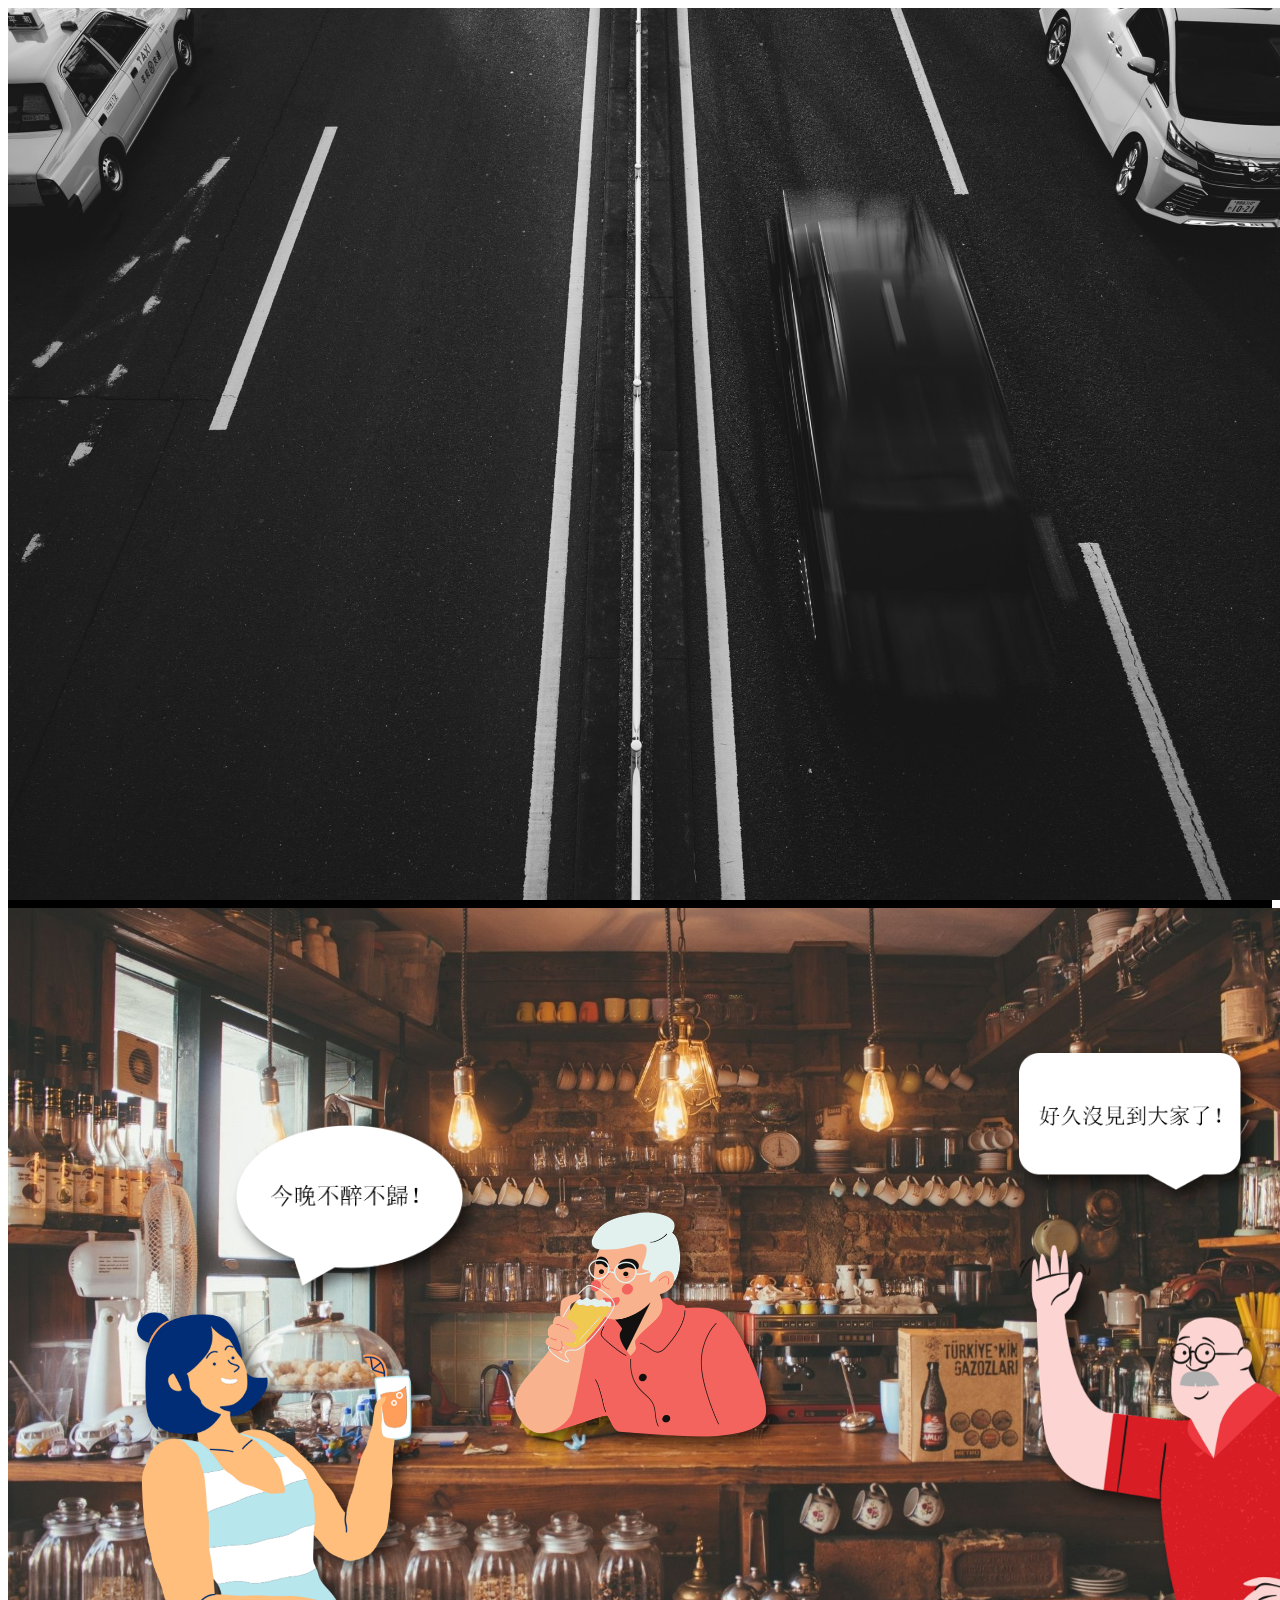
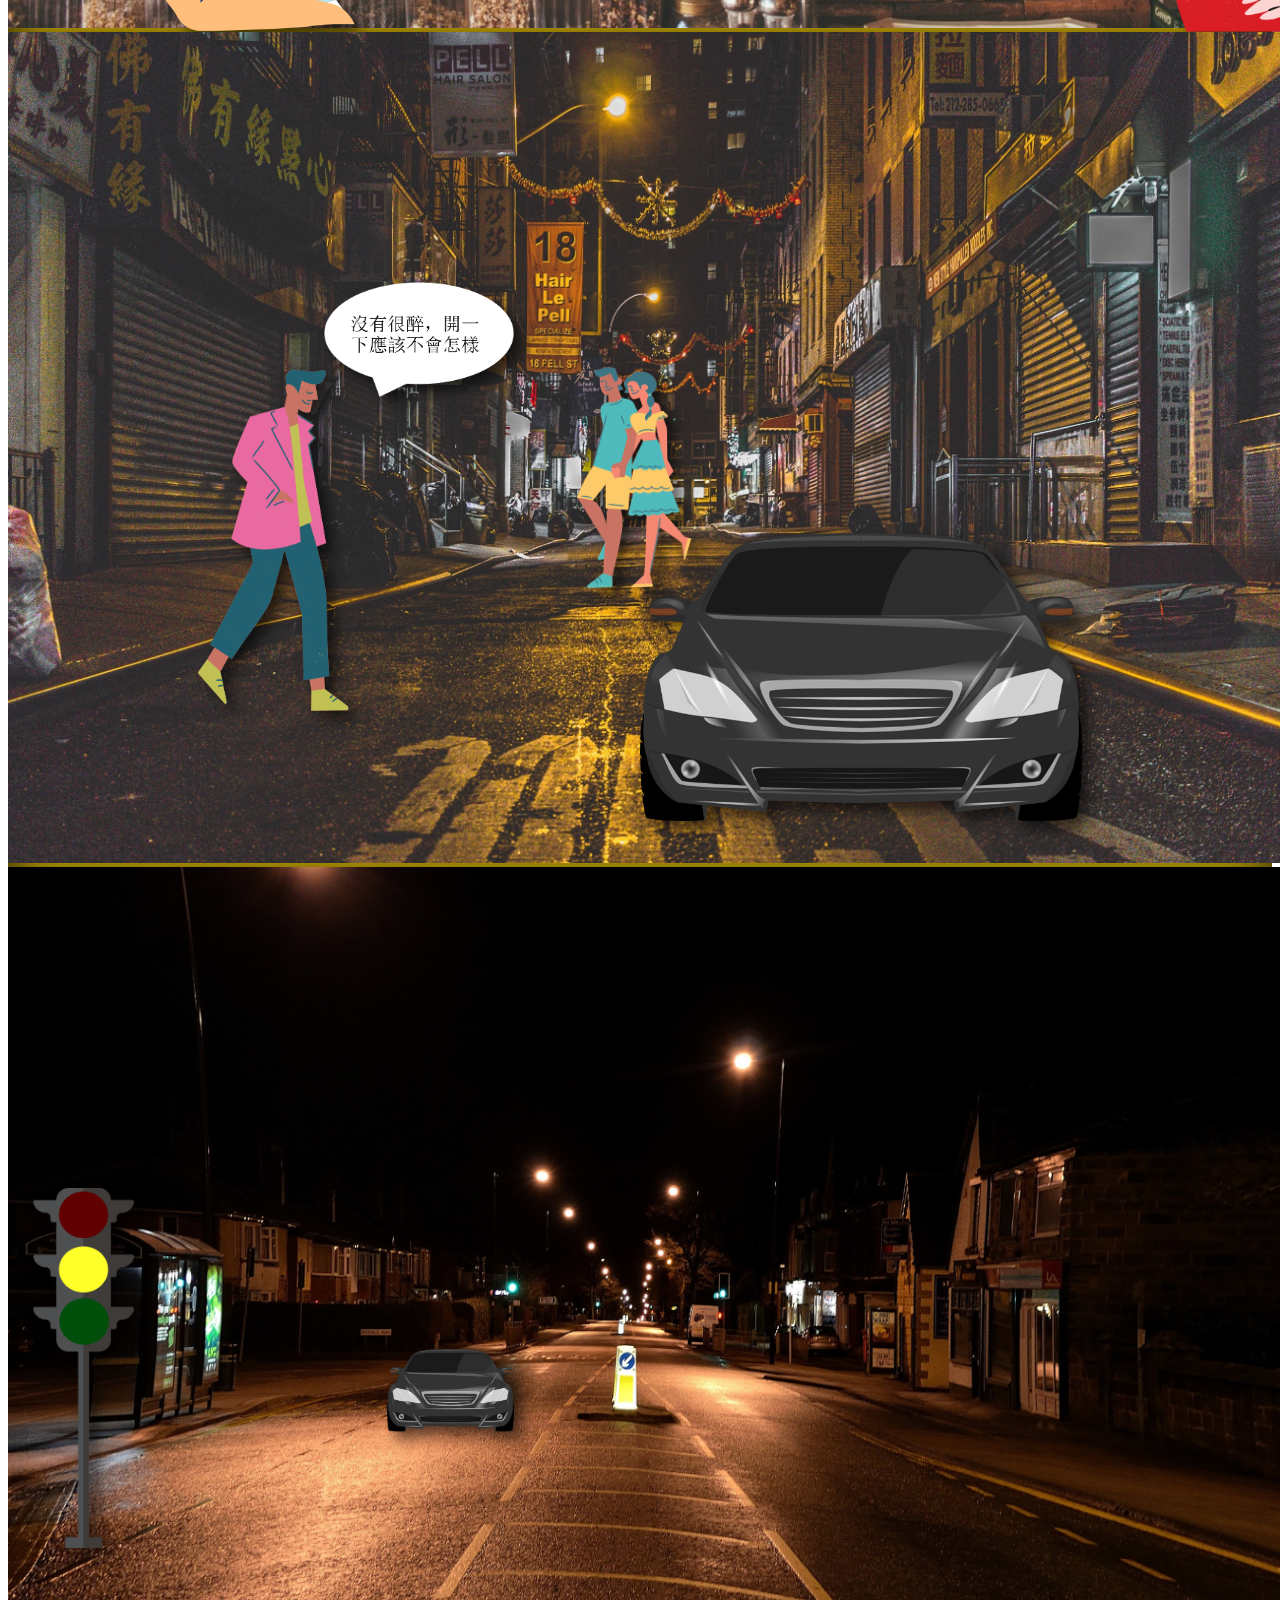
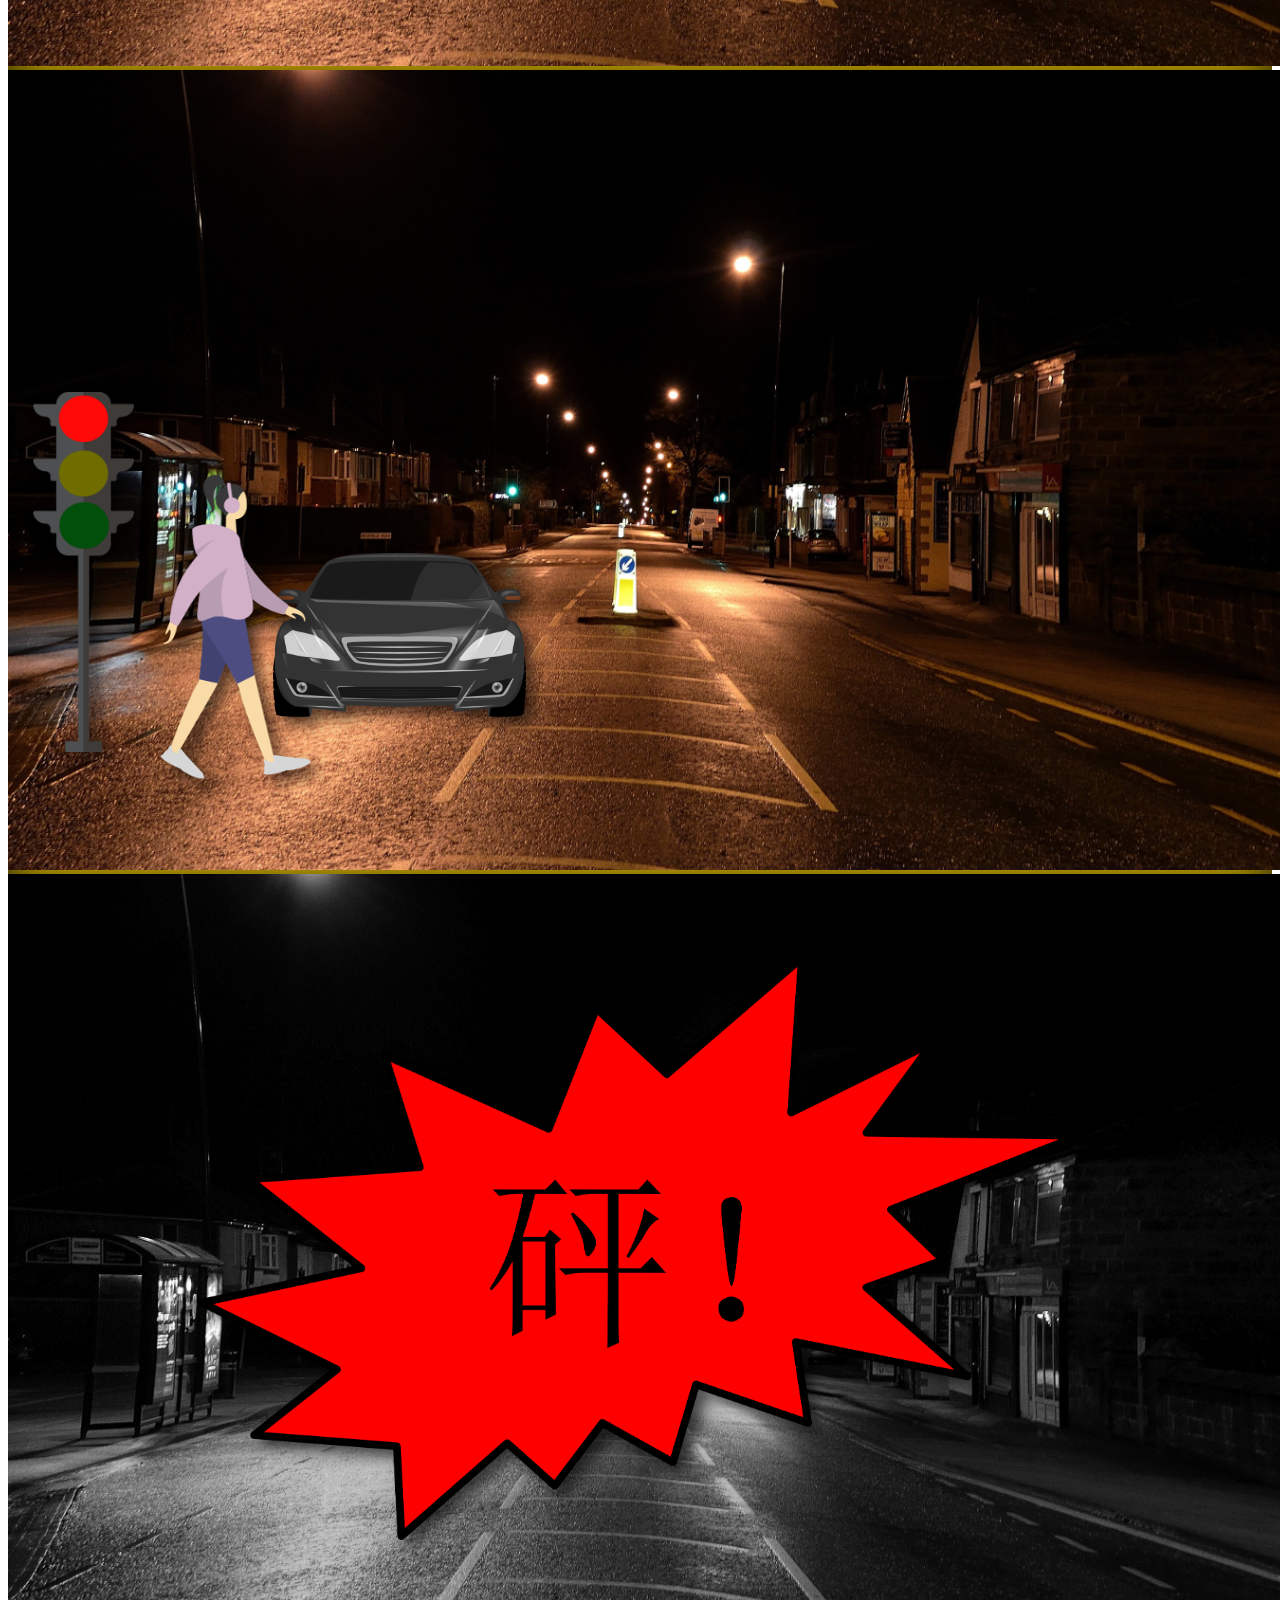
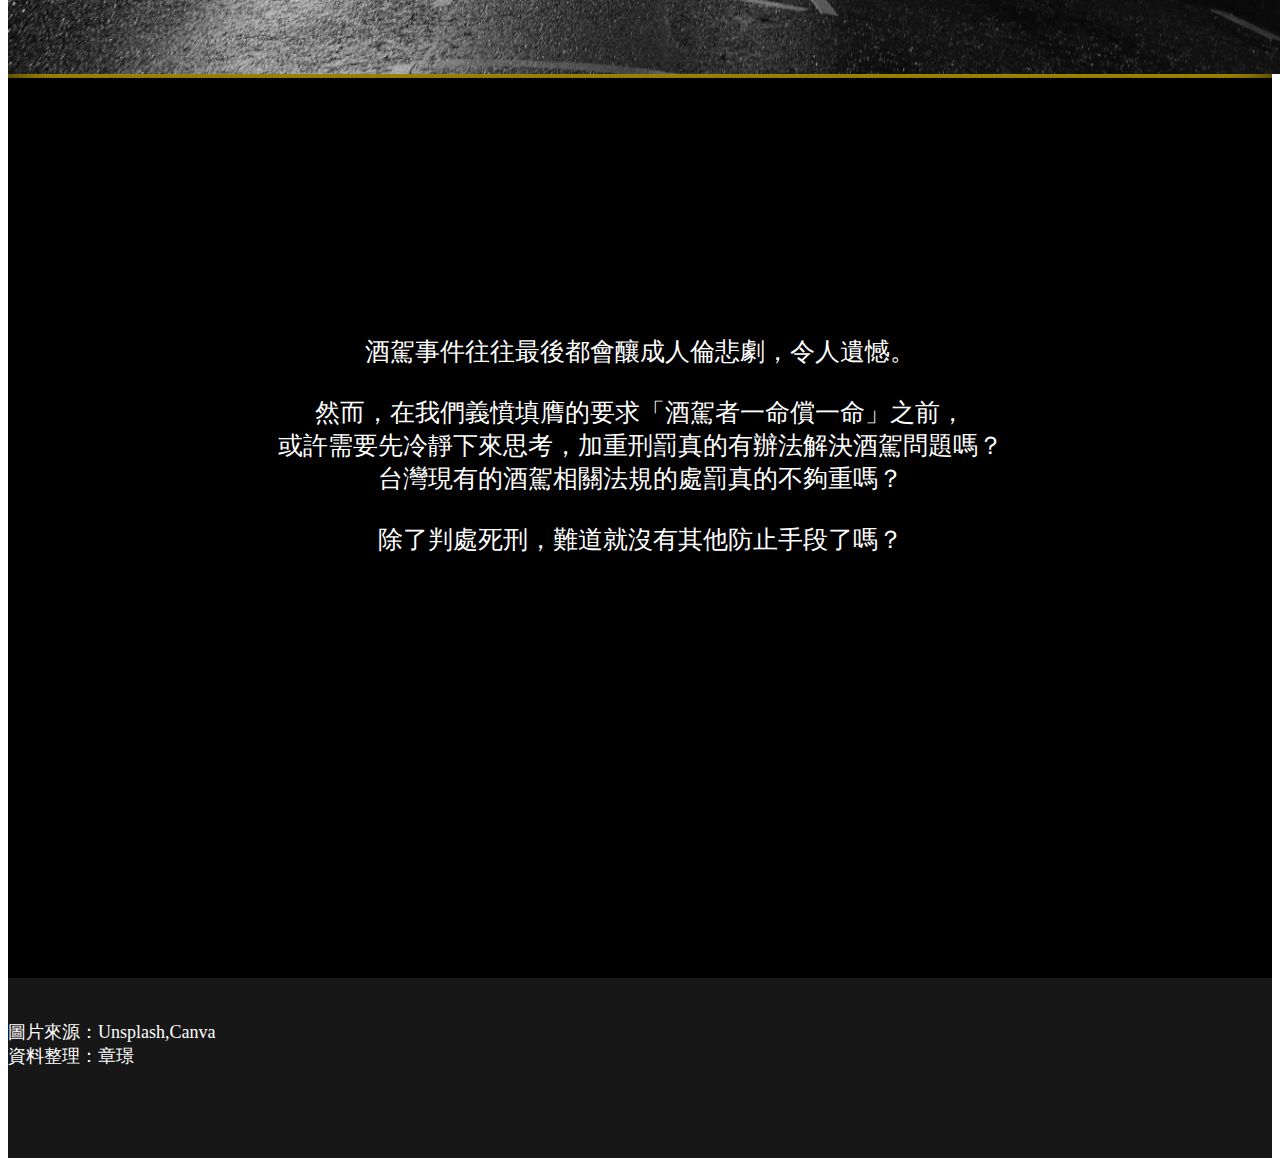
<file: index.html>
<!doctype html>
<html lang="en">

<head>
    <title>酒駕，誰才是醉魁禍首？</title>
    <meta charset="utf-8">
    <meta name="viewport" content="width=device-width, initial-scale=1, shrink-to-fit=no">
    <link rel="stylesheet" href="https://maxcdn.bootstrapcdn.com/bootstrap/4.0.0-beta.2/css/bootstrap.min.css"
        integrity="sha384-PsH8R72JQ3SOdhVi3uxftmaW6Vc51MKb0q5P2rRUpPvrszuE4W1povHYgTpBfshb" crossorigin="anonymous">
    <link rel="stylesheet" href="AS7.css">


    <style>
    </style>
    <script src="https://code.jquery.com/jquery-3.2.1.js"></script>
    <script src="https://cdnjs.cloudflare.com/ajax/libs/popper.js/1.12.3/umd/popper.min.js"
        integrity="sha384-vFJXuSJphROIrBnz7yo7oB41mKfc8JzQZiCq4NCceLEaO4IHwicKwpJf9c9IpFgh" crossorigin="anonymous">
    </script>
    <script src="https://maxcdn.bootstrapcdn.com/bootstrap/4.0.0-beta.2/js/bootstrap.min.js"
        integrity="sha384-alpBpkh1PFOepccYVYDB4do5UnbKysX5WZXm3XxPqe5iKTfUKjNkCk9SaVuEZflJ" crossorigin="anonymous">
    </script>

</head>

<body>
    <div class="" style="background-color:black;height:100vh;">
        <div id="intro" class="container-fluid" style="min-width: 100vw;">
        <div class="row" style="height: 280px;min-width:100vw"></div>
        <div class="row " style="height: 700px;min-width:100vw">
            <div class="col-2"></div>
            <div class="col-8 text-center" style="position:relative;">
                <h1 class="fadeIn"><span>酒駕，誰才是醉魁禍首？</span></h1>
                <div class="col-2">
                </div>
            </div>
        </div>
    </div>
    </div>

    <div class="innershadow1" style="background-color:gold;min-height:25vh;position:relative;">
        <img src="bg1.jpg" style="width:100vw">
        <img id="testing" src="drink1.png" class="scrollable dropshadow1" data-left1=10 data-left2=15 style="position:absolute;
                    width:  22%; 
                    bottom: 0%; 
                    left:   10%; ">

        <img id="testing" src="talk1.png" class="scrollable dropshadow1" data-left1=18 data-left2=28 style="position:absolute;
                width:  18%; 
                top: 30%; 
                left: 18%; ">

        <img src="drink2.png" class="scrollable dropshadow1" style="position:absolute;
                    width:  20%; 
                    bottom: 27%; 
                    left:   40%;">
        <img src="drink3.png" class="scrollable dropshadow1" data-left1=80 data-left2=60 data-width1=30 data-width2=32
            style="position:absolute;
                    width:  30%; 
                    bottom: 0%; 
                    left:   80%;">

        <img src="talk2.png" class="scrollable dropshadow1" data-left1=80 data-left2=60 style="position:absolute;
                     width:  18%; 
                     top: 20%; 
                     left:80%;">
    </div>
    <div class="innershadow1" style="background-color:gold;min-height:25vh;position:relative;">
        <img src="bg2.jpg" style="width:100vw">
        <img id="testing" src="car1.png" class="scrollable dropshadow1" style="position:absolute;
                width:  35%; 
                left:   50%; 
                top:    60%;">
        <img id="testing" src="walk.png" class="scrollable dropshadow1" data-left1=15 data-left2=25 style="position:absolute;
                    width:  12%; 
                    left:   15%; 
                    top:    40%;">
        <img id="testing" src="talk.png" class="scrollable dropshadow1" data-left1=25 data-left2=35 style="position:absolute;
                    width:  15%; 
                    left:   25%; 
                    top:    30%;">
        <img id="testing" src="walk2.png" class="scrollable dropshadow1" data-left1=45 data-left2=33 style="position:absolute;
                    width:  9%; 
                    left:   45%; 
                    top:    40%;">
    </div>
    <div class="innershadow1" style="background-color:gold;min-height:25vh;position:relative;">
        <img src="bg3.jpg" style="width:100vw">
        <img id="testing" src="car1.png" class="scrollable dropshadow1" data-left1=30 data-left2=25 data-width1=10 data-width2=18 data-bottom1=0 data-bottom2=-50 style="position:absolute;
                width:  10%; 
                left:   30%; 
                top:    60%;">
        <img id="testing" src="traffic1.png" class="scrollable dropshadow1" style="position:absolute;
                    width:  8%; 
                    left:   2%; 
                    top:    40%;">
    </div>

    <div class="innershadow1" style="background-color:gold;min-height:25vh;position:relative;">
        <img src="bg3.jpg" style="width:100vw">
        <img id="testing" src="car1.png" class="scrollable dropshadow1" data-left1=21 data-left2=17 data-width1=19
            data-width2=25 style="position:absolute;
                width:  20%; 
                left:   21%; 
                top:    60%;">
        <img id="testing" src="traffic2.png" class="scrollable dropshadow1" style="position:absolute;
                    width:  8%; 
                    left:   2%; 
                    top:    40%;">
        <img id="testing" src="victim.png" class="scrollable dropshadow1" data-left1=12 data-left2=20 style="position:absolute;
         width:  12%; 
         left:   12%; 
         top:    50%;">
    </div>

    <div class="innershadow1" style="background-color:gold;min-height:25vh;position:relative;">
        <img src="bg4.png" style="width:100vw">
        <img id="testing" src="bigicon.png" class="scrollable dropshadow1" data-left1=15 data-left2=13 data-width1=70
            data-width2=90 style="position:absolute;
                width:  70%; 
                left:   15%; 
                top:    10%;">
    </div>
    <div  class="container-fluid" style="background-color:black;height:100vh;">
        <div class="row">
            <div class="row" style="height: 120px;min-width:100vw"></div>
            <div class="col-3"></div>
            <div class="col-6">
                <p><br><br><br><br>
                    酒駕事件往往最後都會釀成人倫悲劇，令人遺憾。<br><br>
                    然而，在我們義憤填膺的要求「酒駕者一命償一命」之前，<br>或許需要先冷靜下來思考，加重刑罰真的有辦法解決酒駕問題嗎？<br>
                    台灣現有的酒駕相關法規的處罰真的不夠重嗎？<br><br>除了判處死刑，難道就沒有其他防止手段了嗎？
                </p>
            </div>
            <div class="col-3"></div>
        </div>
    </div>
    <div class="row" style="height: 20vh;background-color:rgba(0, 0, 0, 0.911) ;">
        <div class="col-3"></div>
        <div class="col-6 text-center">
            <p3><br><br>圖片來源：Unsplash,Canva<br>
            資料整理：章璟</p3>
            <div class="col-3"></div>
        </div>
    </div>



    <script>
        $(document).ready(function () {
            $(window).scroll(function () {
                var scrolled = $(window).scrollTop();
                var winh = $(window).height();
                $(".scrollable").each(function () {
                    var parent_pos = $(this).parent().offset().top;
                    var next_pos = $(this).parent().next().offset().top;
                    var parent_height = $(this).parent().height();
                    var parent_scrolled = scrolled - parent_pos + winh * 0.25;

                    if ($(this).parent().hasClass("horizontal")) {
                        if ($(this).attr("data-left1")) {
                            $(this).css('transform', "translateX(" + (($(this).data('left2') -
                                    $(this).data('left1')) * parent_scrolled /
                                parent_height + $(this).data('left1')) + 'vw)');
                        }

                    } else {
                        if (scrolled > parent_pos - winh * 0.25 && scrolled < next_pos - winh *
                            0.25) {

                            if ($(this).attr("data-left1")) {
                                $(this).css('left', (($(this).data('left2') - $(this).data(
                                    'left1')) * parent_scrolled / parent_height + $(
                                    this).data('left1')) + '%    ');
                            }
                            if ($(this).attr("data-top1")) {
                                $(this).css('top', (($(this).data('top2') - $(this).data(
                                    'top1')) * parent_scrolled / parent_height + $(
                                    this).data('top1')) + '%');
                            }
                            if ($(this).attr("data-width1")) {
                                $(this).css('width', (($(this).data('width2') - $(this).data(
                                        'width1')) * parent_scrolled / parent_height +
                                    $(this).data('width1')) + '%');
                            }
                            if ($(this).attr("data-height1")) {
                                $(this).css('height', (($(this).data('height2') - $(this).data(
                                        'height1')) * parent_scrolled / parent_height +
                                    $(this).data('height1')) + '%');
                            }
                            if ($(this).attr("data-bottom1")) {
                                $(this).css('bottom', (($(this).data('bottom2') - $(this).data(
                                        'bottom1')) * parent_scrolled / parent_height +
                                    $(this).data('bottom1')) + '%');
                            }
                        }

                    }

                });
                //                console.log($("#testing").offset().left/$(window).width());
            });
        });
    </script>
</body>

</html>
</file>
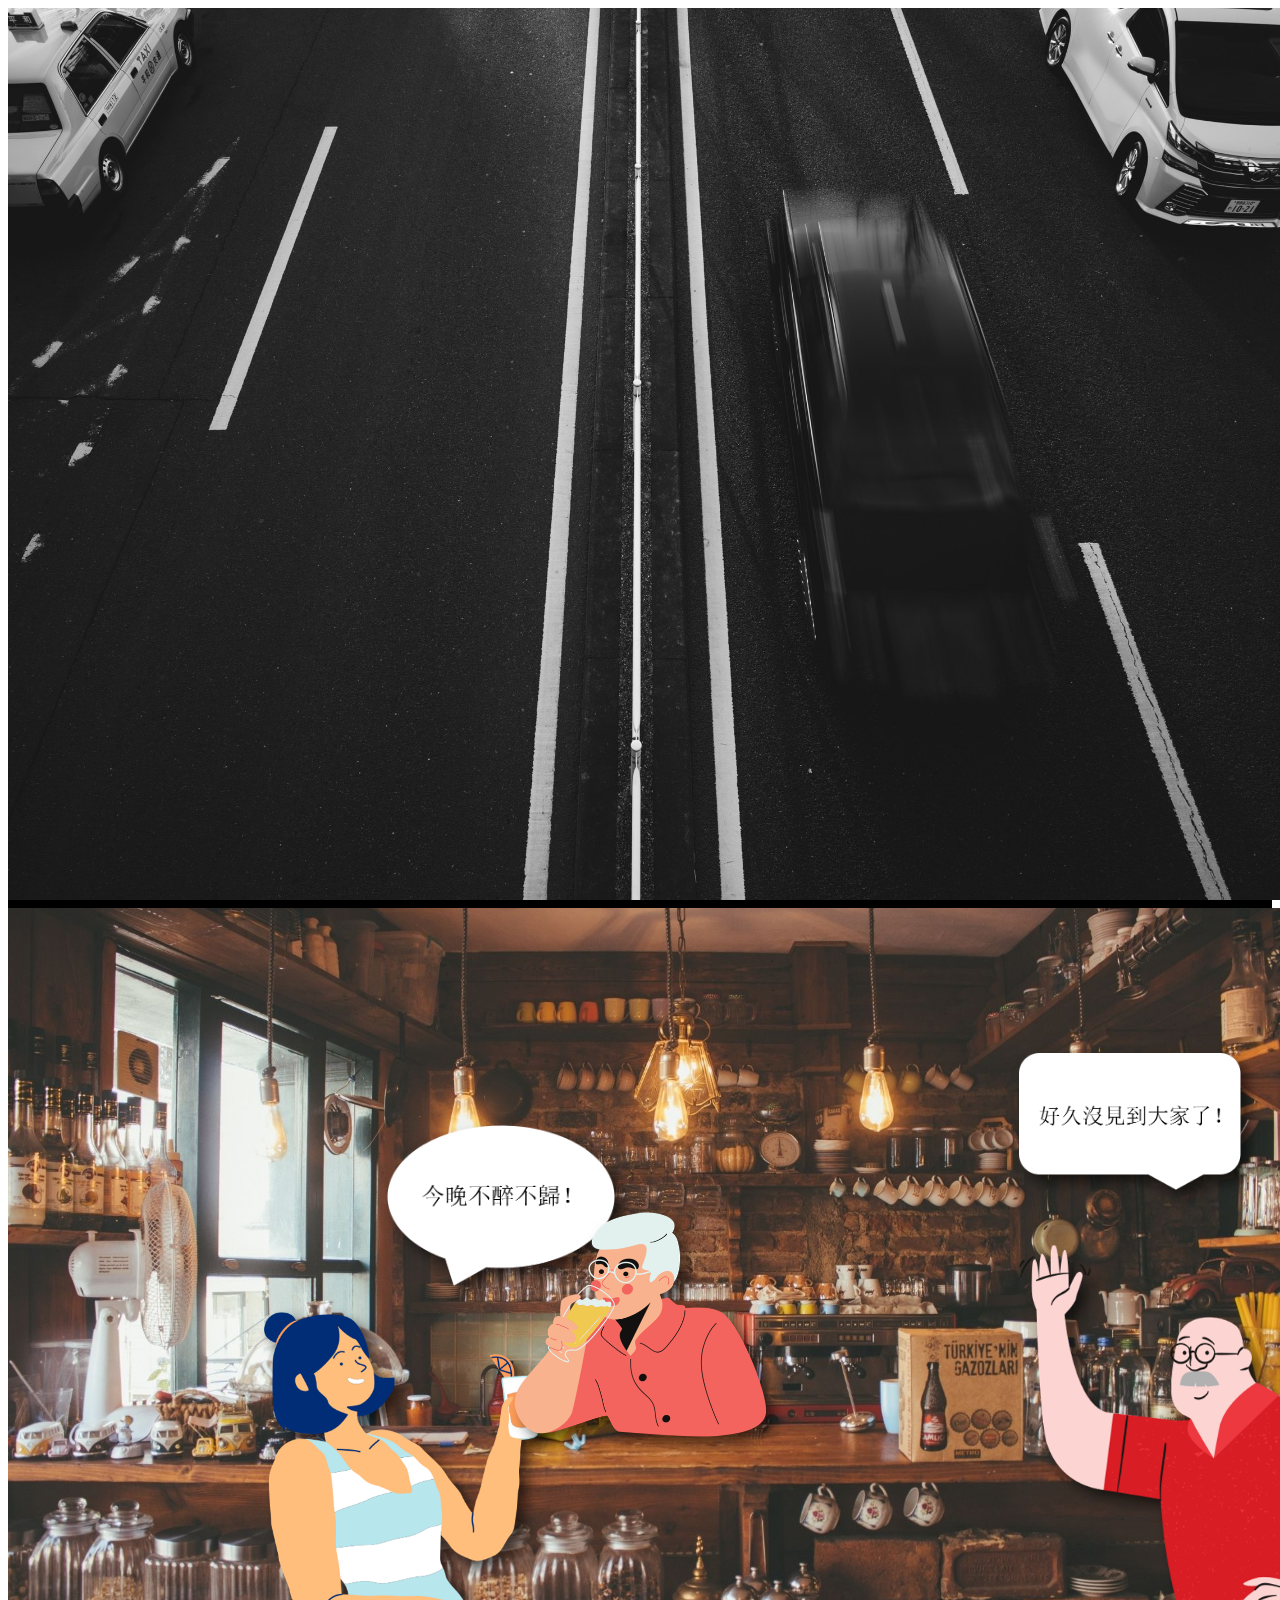
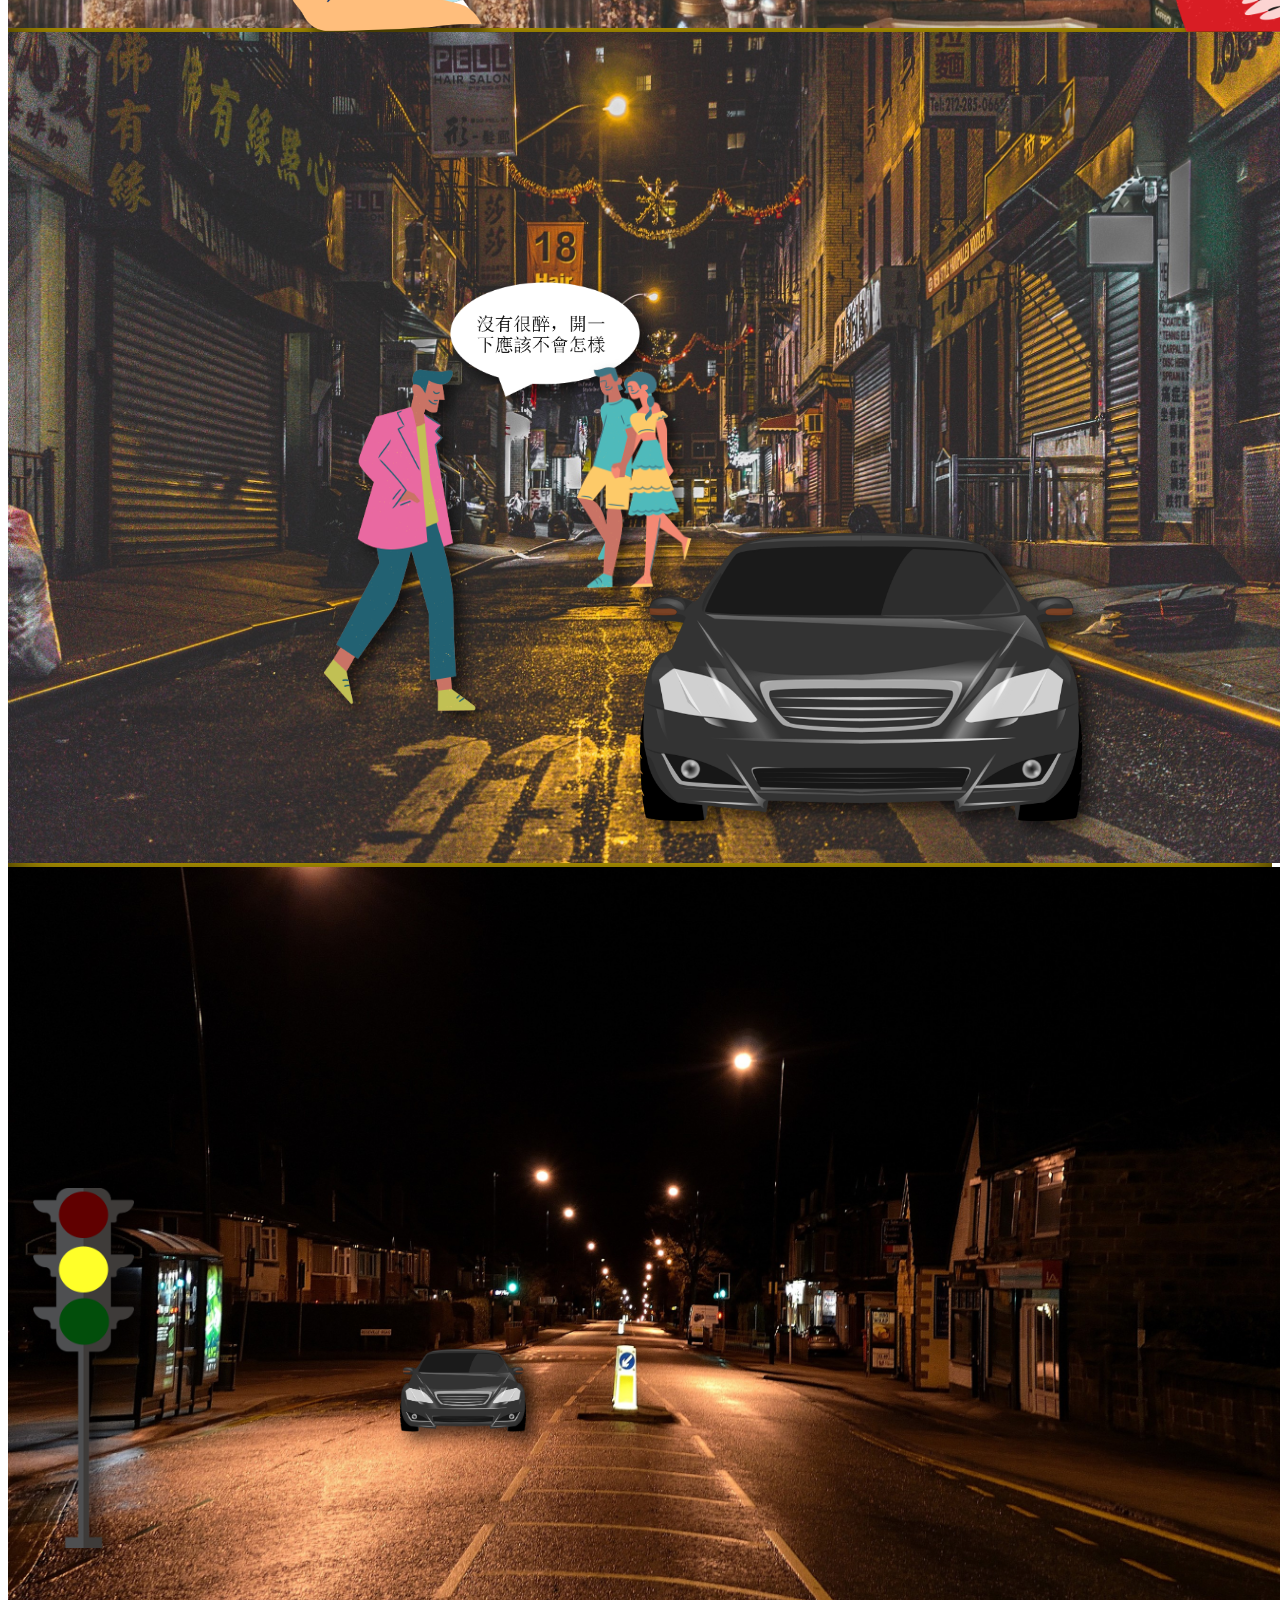
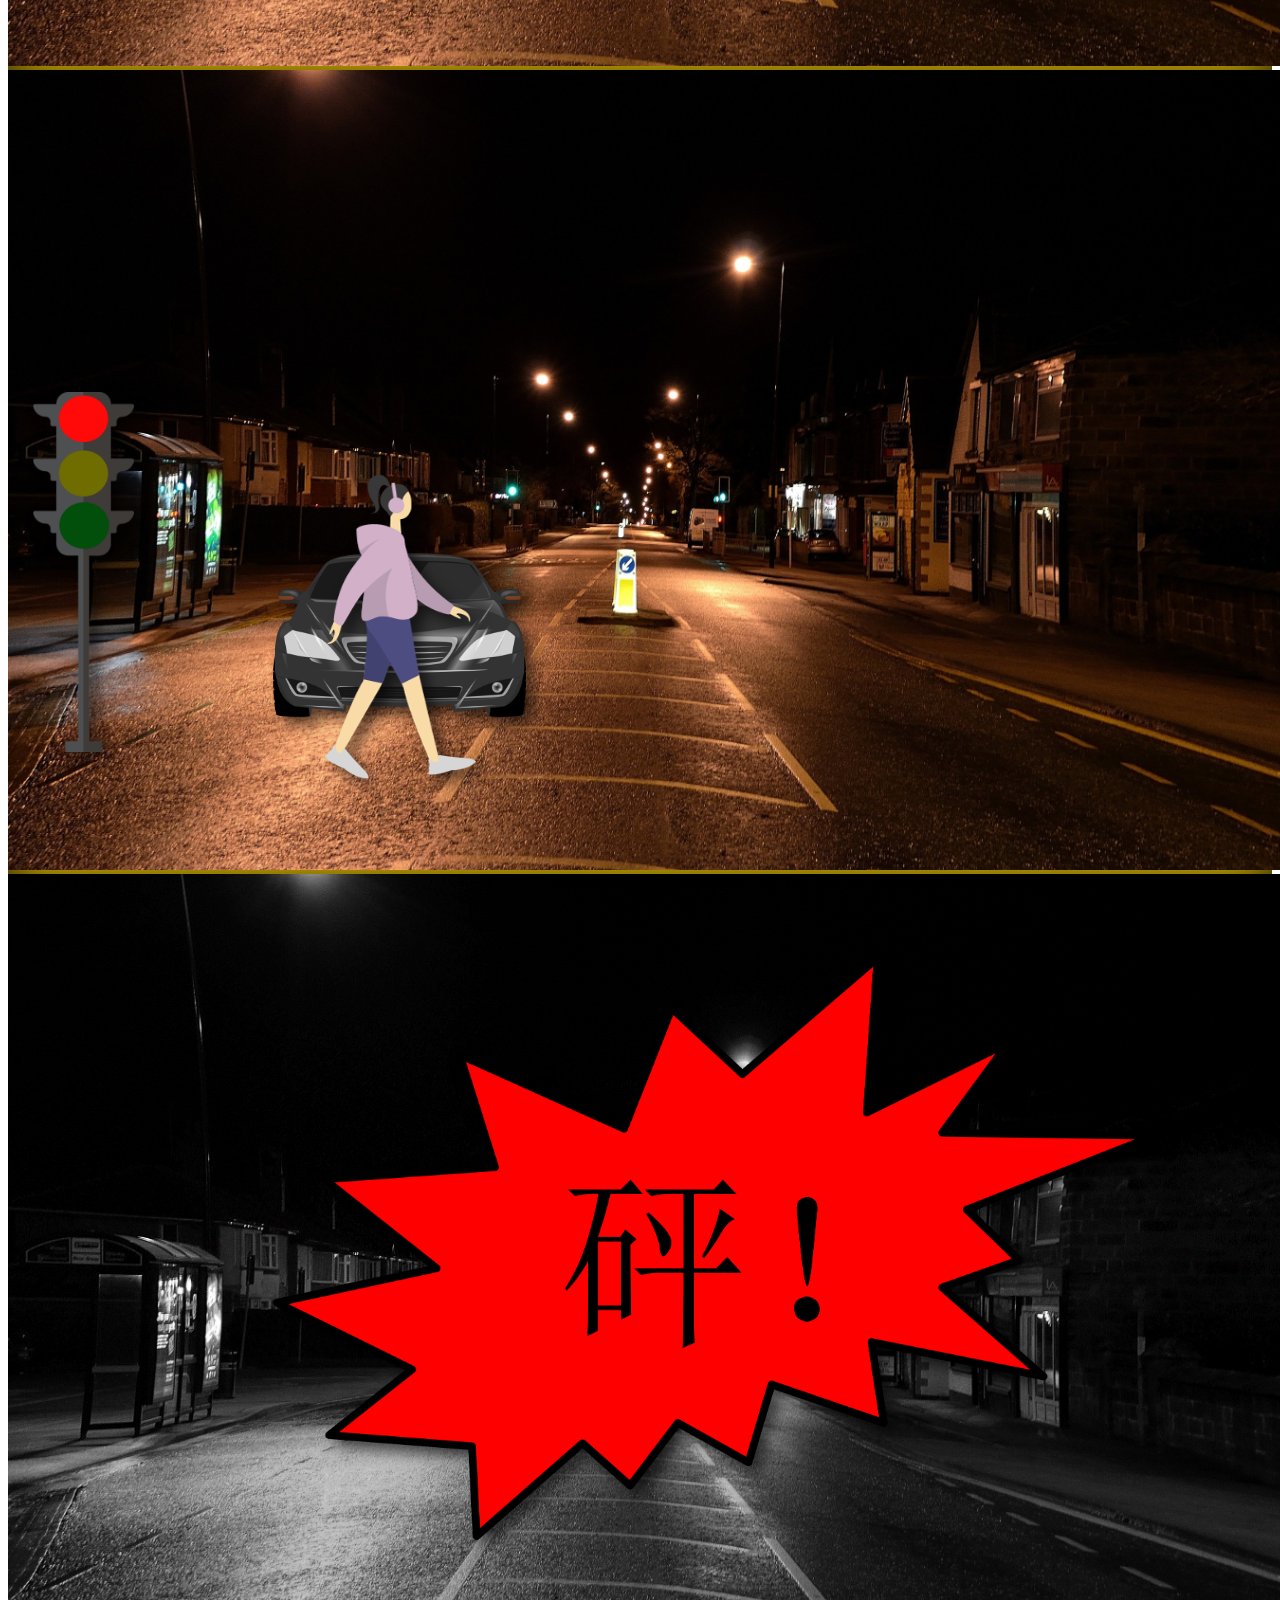
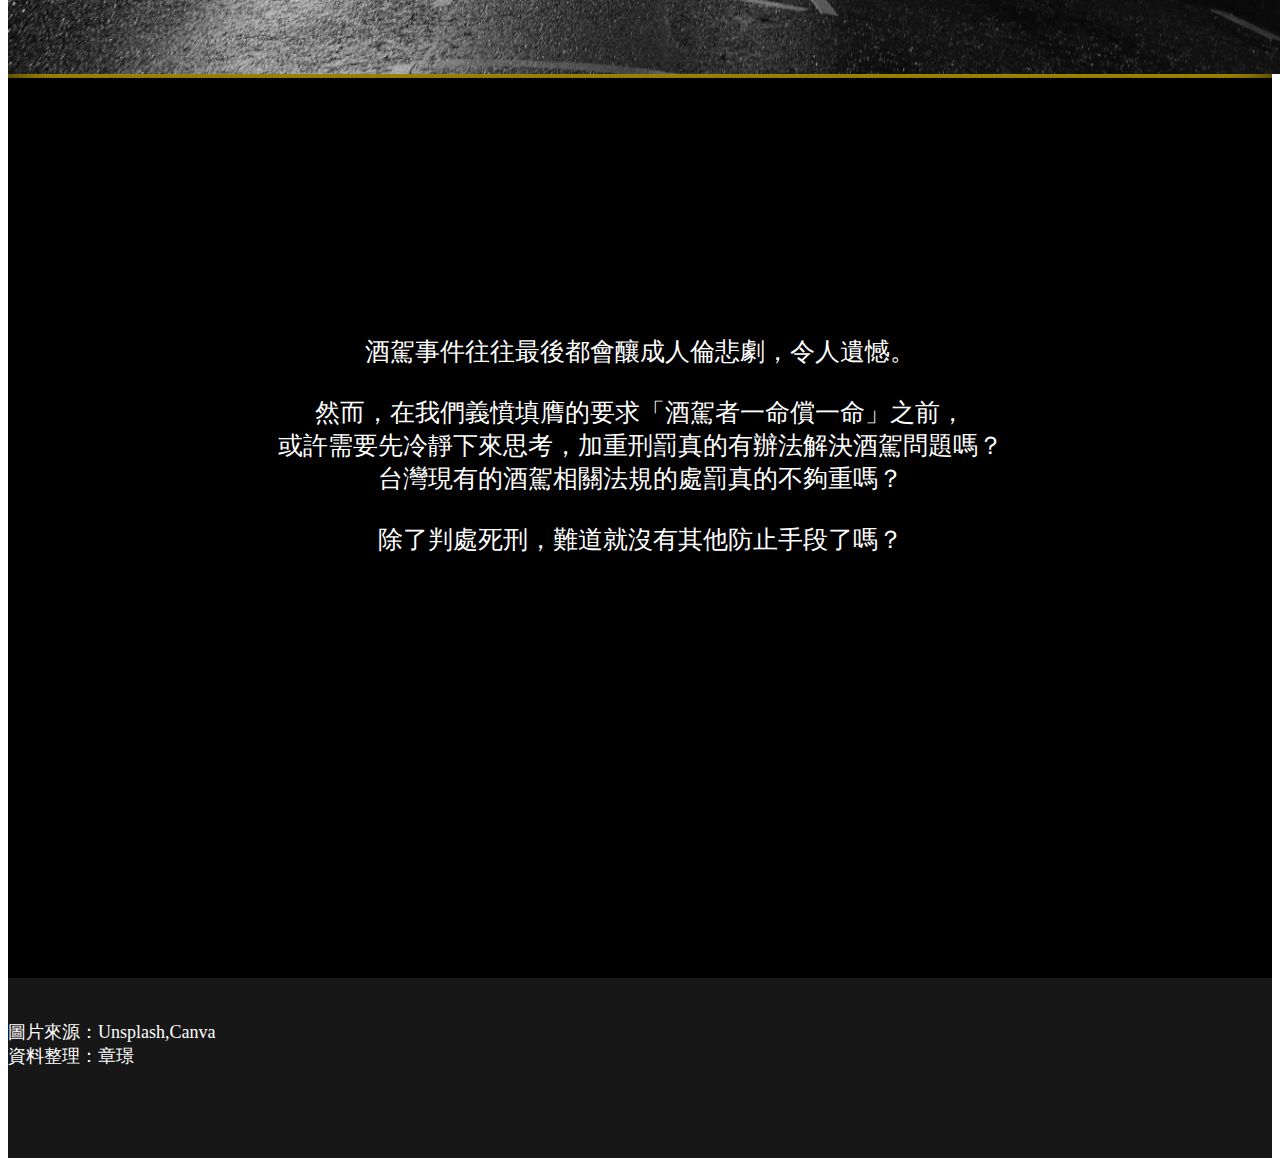
<file: AS7.html>
<!doctype html>
<html lang="en">

<head>
    <title>酒駕，誰才是醉魁禍首？</title>
    <meta charset="utf-8">
    <meta name="viewport" content="width=device-width, initial-scale=1, shrink-to-fit=no">
    <link rel="stylesheet" href="https://maxcdn.bootstrapcdn.com/bootstrap/4.0.0-beta.2/css/bootstrap.min.css"
        integrity="sha384-PsH8R72JQ3SOdhVi3uxftmaW6Vc51MKb0q5P2rRUpPvrszuE4W1povHYgTpBfshb" crossorigin="anonymous">
    <link rel="stylesheet" href="AS7.css">


    <style>
    </style>
    <script src="https://code.jquery.com/jquery-3.2.1.js"></script>
    <script src="https://cdnjs.cloudflare.com/ajax/libs/popper.js/1.12.3/umd/popper.min.js"
        integrity="sha384-vFJXuSJphROIrBnz7yo7oB41mKfc8JzQZiCq4NCceLEaO4IHwicKwpJf9c9IpFgh" crossorigin="anonymous">
    </script>
    <script src="https://maxcdn.bootstrapcdn.com/bootstrap/4.0.0-beta.2/js/bootstrap.min.js"
        integrity="sha384-alpBpkh1PFOepccYVYDB4do5UnbKysX5WZXm3XxPqe5iKTfUKjNkCk9SaVuEZflJ" crossorigin="anonymous">
    </script>

</head>

<body>
    <div class="" style="background-color:black;height:100vh;">
        <div id="intro" class="container-fluid" style="min-width: 100vw;">
        <div class="row" style="height: 280px;min-width:100vw"></div>
        <div class="row " style="height: 700px;min-width:100vw">
            <div class="col-2"></div>
            <div class="col-8 text-center" style="position:relative;">
                <h1 class="fadeIn"><span>酒駕，誰才是醉魁禍首？</span></h1>
                <div class="col-2">
                </div>
            </div>
        </div>
    </div>
    </div>

    <div class="innershadow1" style="background-color:gold;min-height:25vh;position:relative;">
        <img src="bg1.jpg" style="width:100vw">
        <img id="testing" src="drink1.png" class="scrollable dropshadow1" data-left1=10 data-left2=15 style="position:absolute;
                    width:  22%; 
                    bottom: 0%; 
                    left:   20%; ">

        <img id="testing" src="talk1.png" class="scrollable dropshadow1" data-left1=18 data-left2=28 style="position:absolute;
                width:  18%; 
                top: 30%; 
                left: 30%; ">

        <img src="drink2.png" class="scrollable dropshadow1" style="position:absolute;
                    width:  20%; 
                    bottom: 27%; 
                    left:   40%;">
        <img src="drink3.png" class="scrollable dropshadow1" data-left1=80 data-left2=60 data-width1=30 data-width2=32
            style="position:absolute;
                    width:  30%; 
                    bottom: 0%; 
                    left:   80%;">

        <img src="talk2.png" class="scrollable dropshadow1" data-left1=80 data-left2=60 style="position:absolute;
                     width:  18%; 
                     top: 20%; 
                     left:80%;">
    </div>
    <div class="innershadow1" style="background-color:gold;min-height:25vh;position:relative;">
        <img src="bg2.jpg" style="width:100vw">
        <img id="testing" src="car1.png" class="scrollable dropshadow1" style="position:absolute;
                width:  35%; 
                left:   50%; 
                top:    60%;">
        <img id="testing" src="walk.png" class="scrollable dropshadow1" data-left1=15 data-left2=25 style="position:absolute;
                    width:  12%; 
                    left:   25%; 
                    top:    40%;">
        <img id="testing" src="talk.png" class="scrollable dropshadow1" data-left1=25 data-left2=35 style="position:absolute;
                    width:  15%; 
                    left:   35%; 
                    top:    30%;">
        <img id="testing" src="walk2.png" class="scrollable dropshadow1" data-left1=45 data-left2=33 style="position:absolute;
                    width:  9%; 
                    left:   45%; 
                    top:    40%;">
    </div>
    <div class="innershadow1" style="background-color:gold;min-height:25vh;position:relative;">
        <img src="bg3.jpg" style="width:100vw">
        <img id="testing" src="car1.png" class="scrollable dropshadow1" data-left1=30 data-left2=25 data-width1=10 data-width2=18 data-bottom1=0 data-bottom2=-50 style="position:absolute;
                width:  10%; 
                left:   31%; 
                top:    60%;">
        <img id="testing" src="traffic1.png" class="scrollable dropshadow1" style="position:absolute;
                    width:  8%; 
                    left:   2%; 
                    top:    40%;">
    </div>

    <div class="innershadow1" style="background-color:gold;min-height:25vh;position:relative;">
        <img src="bg3.jpg" style="width:100vw">
        <img id="testing" src="car1.png" class="scrollable dropshadow1" data-left1=21 data-left2=17 data-width1=19
            data-width2=25 style="position:absolute;
                width:  20%; 
                left:   21%; 
                top:    60%;">
        <img id="testing" src="traffic2.png" class="scrollable dropshadow1" style="position:absolute;
                    width:  8%; 
                    left:   2%; 
                    top:    40%;">
        <img id="testing" src="victim.png" class="scrollable dropshadow1" data-left1=12 data-left2=20 style="position:absolute;
         width:  12%; 
         left:   25%; 
         top:    50%;">
    </div>

    <div class="innershadow1" style="background-color:gold;min-height:25vh;position:relative;">
        <img src="bg4.png" style="width:100vw">
        <img id="testing" src="bigicon.png" class="scrollable dropshadow1" data-left1=15 data-left2=13 data-width1=70
            data-width2=90 style="position:absolute;
                width:  70%; 
                left:   21%; 
                top:    10%;">
    </div>
    <div  class="container-fluid" style="background-color:black;height:100vh;">
        <div class="row">
            <div class="row" style="height: 120px;min-width:100vw"></div>
            <div class="col-3"></div>
            <div class="col-6">
                <p><br><br><br><br>
                    酒駕事件往往最後都會釀成人倫悲劇，令人遺憾。<br><br>
                    然而，在我們義憤填膺的要求「酒駕者一命償一命」之前，<br>或許需要先冷靜下來思考，加重刑罰真的有辦法解決酒駕問題嗎？<br>
                    台灣現有的酒駕相關法規的處罰真的不夠重嗎？<br><br>除了判處死刑，難道就沒有其他防止手段了嗎？
                </p>
            </div>
            <div class="col-3"></div>
        </div>
    </div>
    <div class="row" style="height: 20vh;background-color:rgba(0, 0, 0, 0.911) ;">
        <div class="col-3"></div>
        <div class="col-6 text-center">
            <p3><br><br>圖片來源：Unsplash,Canva<br>
            資料整理：章璟</p3>
            <div class="col-3"></div>
        </div>
    </div>



    <script>
        $(document).ready(function () {
            $(window).scroll(function () {
                var scrolled = $(window).scrollTop();
                var winh = $(window).height();
                $(".scrollable").each(function () {
                    var parent_pos = $(this).parent().offset().top;
                    var next_pos = $(this).parent().next().offset().top;
                    var parent_height = $(this).parent().height();
                    var parent_scrolled = scrolled - parent_pos + winh * 0.25;

                    if ($(this).parent().hasClass("horizontal")) {
                        if ($(this).attr("data-left1")) {
                            $(this).css('transform', "translateX(" + (($(this).data('left2') -
                                    $(this).data('left1')) * parent_scrolled /
                                parent_height + $(this).data('left1')) + 'vw)');
                        }

                    } else {
                        if (scrolled > parent_pos - winh * 0.25 && scrolled < next_pos - winh *
                            0.25) {

                            if ($(this).attr("data-left1")) {
                                $(this).css('left', (($(this).data('left2') - $(this).data(
                                    'left1')) * parent_scrolled / parent_height + $(
                                    this).data('left1')) + '%    ');
                            }
                            if ($(this).attr("data-top1")) {
                                $(this).css('top', (($(this).data('top2') - $(this).data(
                                    'top1')) * parent_scrolled / parent_height + $(
                                    this).data('top1')) + '%');
                            }
                            if ($(this).attr("data-width1")) {
                                $(this).css('width', (($(this).data('width2') - $(this).data(
                                        'width1')) * parent_scrolled / parent_height +
                                    $(this).data('width1')) + '%');
                            }
                            if ($(this).attr("data-height1")) {
                                $(this).css('height', (($(this).data('height2') - $(this).data(
                                        'height1')) * parent_scrolled / parent_height +
                                    $(this).data('height1')) + '%');
                            }
                            if ($(this).attr("data-bottom1")) {
                                $(this).css('bottom', (($(this).data('bottom2') - $(this).data(
                                        'bottom1')) * parent_scrolled / parent_height +
                                    $(this).data('bottom1')) + '%');
                            }
                        }

                    }

                });
                //                console.log($("#testing").offset().left/$(window).width());
            });
        });
    </script>
</body>

</html>
</file>
<file: AS7.css>
h1 {
    font-size: 85px;
    color: white;
    font-family: "PMingLiU";
    font-weight: "bold";
    font-weight: 900;
    text-shadow: 5px 5px 5px black;
    position: relative;
}

h1.fadeIn span {
    opacity: 0;
    transform: translateY(30px);
    animation: fadeIn 4s ease-out forwards;
    display: inline-block;
}

@keyframes fadeIn {
    to {
        opacity: 1;
        transform: translateY(0);
    }
}

#intro {
    background-image: url(intro.jpg);
    height: 100vh;
    min-width: 100vw;
    background-attachment: fixed;
    background-position: center;
    background-repeat: no-repeat;
    background-size: cover;
}

p{
    font-size: 25px;
    color: white;
    font-family: "PMingLiU";
    font-weight: "bold";
    text-align: center;
}

.dropshadow1{
    filter:drop-shadow(8px 8px 7px rgba(0, 0, 0, 0.6));
}

.shadow0 {
  box-shadow: 0 4px 8px 0 rgba(0, 0, 0, 0.2), 0 6px 20px 0 rgba(0, 0, 0, 0.19);
}

.innershadow1{
    box-shadow: inset 0px 0px 50px rgba(0,0,0,0.877);
}


/*==================================================
 * Effect 1
 * ===============================================*/
.shadow1{
	-webkit-box-shadow: 0 10px 6px -6px #777;
	   -moz-box-shadow: 0 10px 6px -6px #777;
	        box-shadow: 0 10px 6px -6px #777;
}


/*==================================================
 * Effect 2
 * ===============================================*/
.shadow2
{
  position: relative;
}
.shadow2:before, .shadow2:after
{
  z-index: -1;
  position: absolute;
  content: "";
  bottom: 15px;
  left: 10px;
  width: 50%;
  top: 80%;
  max-width:300px;
  background: #777;
  -webkit-box-shadow: 0 15px 10px #777;
  -moz-box-shadow: 0 15px 10px #777;
  box-shadow: 0 15px 10px #777;
  -webkit-transform: rotate(-3deg);
  -moz-transform: rotate(-3deg);
  -o-transform: rotate(-3deg);
  -ms-transform: rotate(-3deg);
  transform: rotate(-3deg);
}
.shadow2:after
{
  -webkit-transform: rotate(3deg);
  -moz-transform: rotate(3deg);
  -o-transform: rotate(3deg);
  -ms-transform: rotate(3deg);
  transform: rotate(3deg);
  right: 10px;
  left: auto;
}

/*==================================================
 * Effect 3
 * ===============================================*/
.shadow3
{
  position: relative;
}
.shadow3:before
{
  z-index: -1;
  position: absolute;
  content: "";
  bottom: 15px;
  left: 10px;
  width: 50%;
  top: 80%;
  max-width:300px;
  background: #777;
  -webkit-box-shadow: 0 15px 10px #777;
  -moz-box-shadow: 0 15px 10px #777;
  box-shadow: 0 15px 10px #777;
  -webkit-transform: rotate(-3deg);
  -moz-transform: rotate(-3deg);
  -o-transform: rotate(-3deg);
  -ms-transform: rotate(-3deg);
  transform: rotate(-3deg);
}

/*==================================================
 * Effect 4
 * ===============================================*/
.shadow4
{
  position: relative;
}
.shadow4:after
{
  z-index: -1;
  position: absolute;
  content: "";
  bottom: 15px;
  right: 10px;
  left: auto;
  width: 50%;
  top: 80%;
  max-width:300px;
  background: #777;
  -webkit-box-shadow: 0 15px 10px #777;
  -moz-box-shadow: 0 15px 10px #777;
  box-shadow: 0 15px 10px #777;
  -webkit-transform: rotate(3deg);
  -moz-transform: rotate(3deg);
  -o-transform: rotate(3deg);
  -ms-transform: rotate(3deg);
  transform: rotate(3deg);
}

/*==================================================
 * Effect 5
 * ===============================================*/
.shadow5
{
  position: relative;
}
.shadow5:before, .shadow5:after
{
  z-index: -1;
  position: absolute;
  content: "";
  bottom: 25px;
  left: 10px;
  width: 50%;
  top: 80%;
  max-width:300px;
  background: #777;
  -webkit-box-shadow: 0 35px 20px #777;
  -moz-box-shadow: 0 35px 20px #777;
  box-shadow: 0 35px 20px #777;
  -webkit-transform: rotate(-8deg);
  -moz-transform: rotate(-8deg);
  -o-transform: rotate(-8deg);
  -ms-transform: rotate(-8deg);
  transform: rotate(-8deg);
}
.shadow5:after
{
  -webkit-transform: rotate(8deg);
  -moz-transform: rotate(8deg);
  -o-transform: rotate(8deg);
  -ms-transform: rotate(8deg);
  transform: rotate(8deg);
  right: 10px;
  left: auto;
}

/*==================================================
 * Effect 6
 * ===============================================*/
.shadow6
{
  	position:relative;
    -webkit-box-shadow:0 1px 4px rgba(0, 0, 0, 0.3), 0 0 40px rgba(0, 0, 0, 0.1) inset;
       -moz-box-shadow:0 1px 4px rgba(0, 0, 0, 0.3), 0 0 40px rgba(0, 0, 0, 0.1) inset;
            box-shadow:0 1px 4px rgba(0, 0, 0, 0.3), 0 0 40px rgba(0, 0, 0, 0.1) inset;
}
.shadow6:before, .shadow6:after
{
	content:"";
    position:absolute;
    z-index:-1;
    -webkit-box-shadow:0 0 20px rgba(0,0,0,0.8);
    -moz-box-shadow:0 0 20px rgba(0,0,0,0.8);
    box-shadow:0 0 20px rgba(0,0,0,0.8);
    top:50%;
    bottom:0;
    left:10px;
    right:10px;
    -moz-border-radius:100px / 10px;
    border-radius:100px / 10px;
}
.shadow6:after
{
	right:10px;
    left:auto;
    -webkit-transform:skew(8deg) rotate(3deg);
       -moz-transform:skew(8deg) rotate(3deg);
        -ms-transform:skew(8deg) rotate(3deg);
         -o-transform:skew(8deg) rotate(3deg);
            transform:skew(8deg) rotate(3deg);
}

/*==================================================
 * Effect 7
 * ===============================================*/
.shadow7
{
  	position:relative;
    -webkit-box-shadow:0 1px 4px rgba(0, 0, 0, 0.3), 0 0 40px rgba(0, 0, 0, 0.1) inset;
       -moz-box-shadow:0 1px 4px rgba(0, 0, 0, 0.3), 0 0 40px rgba(0, 0, 0, 0.1) inset;
            box-shadow:0 1px 4px rgba(0, 0, 0, 0.3), 0 0 40px rgba(0, 0, 0, 0.1) inset;
}
.shadow7:before, .shadow7:after
{
	content:"";
    position:absolute;
    z-index:-1;
    -webkit-box-shadow:0 0 20px rgba(0,0,0,0.8);
    -moz-box-shadow:0 0 20px rgba(0,0,0,0.8);
    box-shadow:0 0 20px rgba(0,0,0,0.8);
    top:0;
    bottom:0;
    left:10px;
    right:10px;
    -moz-border-radius:100px / 10px;
    border-radius:100px / 10px;
}
.shadow7:after
{
	right:10px;
    left:auto;
    -webkit-transform:skew(8deg) rotate(3deg);
       -moz-transform:skew(8deg) rotate(3deg);
        -ms-transform:skew(8deg) rotate(3deg);
         -o-transform:skew(8deg) rotate(3deg);
            transform:skew(8deg) rotate(3deg);
}

/*==================================================
 * Effect 8
 * ===============================================*/


.shadow8
{
  	position:relative;
    -webkit-box-shadow:0 1px 4px rgba(0, 0, 0, 0.3), 0 0 40px rgba(0, 0, 0, 0.1) inset;
       -moz-box-shadow:0 1px 4px rgba(0, 0, 0, 0.3), 0 0 40px rgba(0, 0, 0, 0.1) inset;
            box-shadow:0 1px 4px rgba(0, 0, 0, 0.3), 0 0 40px rgba(0, 0, 0, 0.1) inset;
}
.shadow8:before, .shadow8:after
{
	content:"";
    position:absolute;
    z-index:-1;
    -webkit-box-shadow:0 0 20px rgba(0,0,0,0.8);
    -moz-box-shadow:0 0 20px rgba(0,0,0,0.8);
    box-shadow:0 0 20px rgba(0,0,0,0.8);
    top:10px;
    bottom:10px;
    left:0;
    right:0;
    -moz-border-radius:100px / 10px;
    border-radius:100px / 10px;
}
.shadow8:after
{
	right:10px;
    left:auto;
    -webkit-transform:skew(8deg) rotate(3deg);
       -moz-transform:skew(8deg) rotate(3deg);
        -ms-transform:skew(8deg) rotate(3deg);
         -o-transform:skew(8deg) rotate(3deg);
            transform:skew(8deg) rotate(3deg);
}

p3 {
    font-size: 18px;
    color: white;
    font-family: "PMingLiU";
    font-weight: "bold";
    text-align: center;
}
</file>
